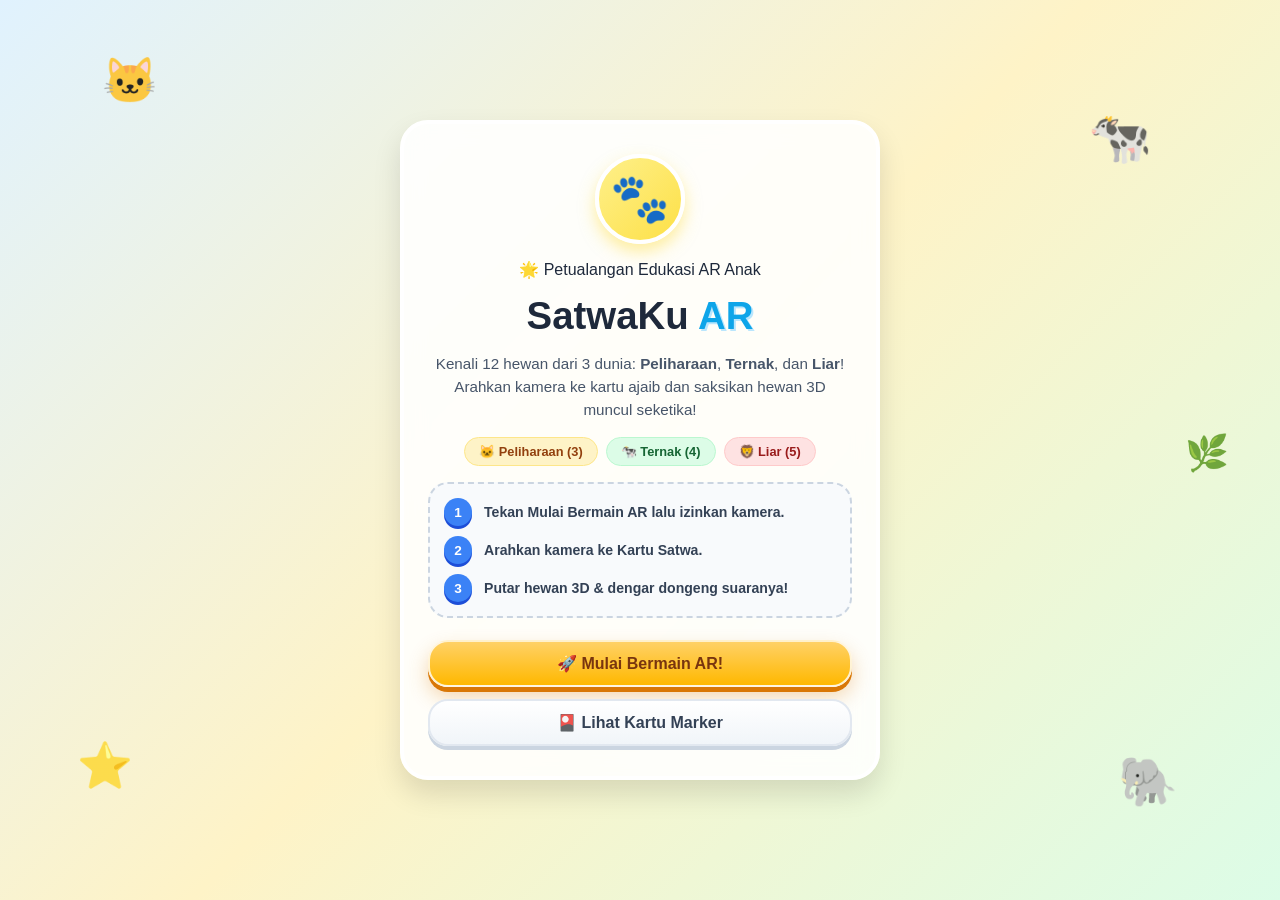
<file: index.html>
<!DOCTYPE html>
<html lang="id">
<head>
  <meta charset="UTF-8" />
  <meta name="viewport" content="width=device-width, user-scalable=no, initial-scale=1.0, maximum-scale=1.0, shrink-to-fit=no" />
  <meta name="theme-color" content="#FFB800" />
  <title>SatwaKu AR – Petualangan Edukasi Satwa 3D</title>
  
  <link rel="stylesheet" href="css/style.css" />
  
  <!-- A-Frame & MindAR Image Tracking -->
  <script src="https://aframe.io/releases/1.3.0/aframe.min.js"></script>
  <script src="js/mindar-image-aframe.prod.js"></script>
  
  <!-- App Data, Sound Manager, & Controller -->
  <script src="js/satwa-data.js"></script>
  <script src="js/audio-effects.js"></script>
  <script src="js/ar-controller.js"></script>
</head>
<body class="mobile-view-camera">

<!-- ============================================================
     1. LANDING SCREEN (Petualangan Ceria Ramah Anak)
     ============================================================ -->
<div id="landing-screen" class="screen-overlay">
  <!-- Dekorasi Balon/Bintang Mengambang -->
  <div class="floating-shapes">
    <div class="float-item float-1">🐱</div>
    <div class="float-item float-2">🐄</div>
    <div class="float-item float-3">⭐</div>
    <div class="float-item float-4">🐘</div>
    <div class="float-item float-5">🌿</div>
  </div>

  <div class="landing-card">
    <div class="landing-mascot-ring">🐾</div>
    <div class="landing-pill">🌟 Petualangan Edukasi AR Anak</div>
    <h1 class="landing-title">SatwaKu <span>AR</span></h1>
    <p class="landing-desc">
      Kenali 12 hewan dari 3 dunia: <b>Peliharaan</b>, <b>Ternak</b>, dan <b>Liar</b>! Arahkan kamera ke kartu ajaib dan saksikan hewan 3D muncul seketika!
    </p>

    <!-- Kategori Mini Preview -->
    <div class="category-overview-pills">
      <div class="cat-pill pill-pet">🐱 Peliharaan (3)</div>
      <div class="cat-pill pill-farm">🐄 Ternak (4)</div>
      <div class="cat-pill pill-wild">🦁 Liar (5)</div>
    </div>

    <!-- Langkah Bermain -->
    <div class="steps-container">
      <div class="step-item">
        <div class="step-badge">1</div>
        <div class="step-text">Tekan <b>Mulai Bermain AR</b> lalu izinkan kamera.</div>
      </div>
      <div class="step-item">
        <div class="step-badge">2</div>
        <div class="step-text">Arahkan kamera ke <b>Kartu Satwa</b>.</div>
      </div>
      <div class="step-item">
        <div class="step-badge">3</div>
        <div class="step-text">Putar hewan 3D & dengar dongeng suaranya!</div>
      </div>
    </div>

    <!-- Tombol Aksi -->
    <div class="landing-actions">
      <button class="btn btn-primary" onclick="soundMgr.playPop(); startAR();">
        <span>🚀 Mulai Bermain AR!</span>
      </button>
      <button class="btn btn-secondary" onclick="soundMgr.playPop(); openMarkerCardsModal();">
        <span>🎴 Lihat Kartu Marker</span>
      </button>
    </div>
  </div>
</div>

<!-- ============================================================
     2. ERROR SCREEN (Izin Kamera Gagal)
     ============================================================ -->
<div id="error-screen" class="screen-overlay hidden">
  <div class="landing-card">
    <div class="landing-mascot-ring" style="background:#FEE2E2; border-color:#EF4444;">😿</div>
    <h2 class="landing-title" style="font-size:1.8rem; color:#DC2626;">Kamera Belum Aktif</h2>
    <p id="error-msg" class="landing-desc">
      Aplikasi membutuhkan izin kamera untuk melihat kartu hewan. Tolong izinkan kamera di browser kamu ya!
    </p>
    <div class="landing-actions">
      <button class="btn btn-primary" onclick="soundMgr.playPop(); startAR();">🔄 Coba Lagi</button>
      <button class="btn btn-secondary" onclick="soundMgr.playPop(); endSession();">⬅ Kembali ke Beranda</button>
    </div>
  </div>
</div>

<!-- ============================================================
     3. AR SESSION SCREEN (3-KOLOM + DOCK NAVIGASI BAWAH)
     ============================================================ -->
<div id="ar-screen" class="hidden">

  <!-- Top Navigation Bar -->
  <header id="ar-header">
    <div class="ar-logo-badge">
      <span class="ar-logo-icon">🐾</span>
      <span>SatwaKu AR</span>
    </div>
    
    <!-- Filter Kategori Cepat -->
    <div class="header-category-tabs">
      <button class="category-tab-btn active" data-category="all" onclick="filterDockCategory('all')">Semua (12)</button>
      <button class="category-tab-btn" data-category="peliharaan" onclick="filterDockCategory('peliharaan')">🐱 Peliharaan</button>
      <button class="category-tab-btn" data-category="ternak" onclick="filterDockCategory('ternak')">🐄 Ternak</button>
      <button class="category-tab-btn" data-category="liar" onclick="filterDockCategory('liar')">🦁 Liar</button>
    </div>

    <div class="ar-stats-chip">
      <span>⭐ Ditemukan:</span>
      <b id="ar-discovered-count">0 / 12 Satwa</b>
    </div>
    <button class="btn btn-close" onclick="soundMgr.playPop(); endSession();">
      ✕ Selesai
    </button>
  </header>

  <!-- Mobile Segmented View Tabs (Hanya Muncul di Layar Mobile) -->
  <nav id="mobile-view-tabs" class="mobile-tabs-bar">
    <button class="mobile-tab-btn active" data-view="camera" onclick="switchMobileView('camera')">
      📷 Kamera AR
    </button>
    <button class="mobile-tab-btn" data-view="studio" onclick="switchMobileView('studio')">
      🎮 Model 3D
    </button>
    <button class="mobile-tab-btn" data-view="info" onclick="switchMobileView('info')">
      📖 Info Satwa
    </button>
  </nav>

  <!-- Main 3-Column Studio Workspace -->
  <main id="ar-workspace" class="view-camera">

    <!-- ────────────────────────────────────────────────────────
         KOLOM 1 (KIRI): Mini Studio 3D Interaktif
         ──────────────────────────────────────────────────────── -->
    <section id="col-preview-studio">
      <div class="studio-header">
        <div class="studio-title">
          <span>🎮</span>
          <span>Studio 3D Hewan</span>
        </div>
        <span id="studio-animal-badge" class="category-badge">Hewan Peliharaan</span>
      </div>

      <!-- Canvas Interaktif Three.js -->
      <div id="preview-canvas-wrapper">
        <canvas id="preview-3d-canvas"></canvas>
        <div class="studio-hint-badge">👆 Sentuh / Geser untuk Memutar</div>
      </div>

      <!-- Kontrol Studio & Suara Hewan -->
      <div class="studio-controls">
        <button id="btn-animal-sound" class="btn btn-animal-voice" onclick="playCurrentAnimalSound()">
          <span>🔊 Dengar Suara Hewan!</span>
        </button>
      </div>
    </section>

    <!-- ────────────────────────────────────────────────────────
         KOLOM 2 (TENGAH): Layar Kamera AR Web
         ──────────────────────────────────────────────────────── -->
    <section id="col-camera-ar">
      <!-- Container AR.js Scene -->
      <div id="ar-scene-container"></div>

      <!-- Bingkai Penunjuk Target Pemindaian -->
      <div class="scan-target-frame">
        <div class="target-box"></div>
      </div>

      <!-- Status Deteksi Kartu AR -->
      <div id="camera-status-pill" class="camera-status-pill">
        <span id="scan-status-icon">🔍</span>
        <span id="scan-status-text">Arahkan kamera ke kartu satwa...</span>
      </div>
    </section>

    <!-- ────────────────────────────────────────────────────────
         KOLOM 3 (KANAN): Kartu Pengetahuan & Fakta Lengkap
         ──────────────────────────────────────────────────────── -->
    <section id="col-info-details">
      <!-- Header Info Satwa -->
      <div class="info-header">
        <div class="info-title-group">
          <div class="animal-avatar" id="info-avatar">🐱</div>
          <div class="animal-names">
            <h2 id="info-animal-name">Kucing</h2>
            <div id="info-animal-nickname">Mimi si Manis Berbulu</div>
            <div id="info-animal-latin">Felis catus</div>
          </div>
        </div>
      </div>

      <!-- Isi Informasi Lengkap Satwa -->
      <div class="info-content">
        <span id="info-badge-status" class="category-badge">Sahabat Rumahan</span>

        <!-- Fakta Habitat & Wilayah -->
        <div class="fact-tile">
          <div class="tile-label">🏕️ Rumah & Habitat</div>
          <div class="tile-val" id="info-habitat">Lingkungan rumah & pemukiman manusia</div>
        </div>

        <!-- Fakta Makanan -->
        <div class="fact-tile">
          <div class="tile-label">🍽️ Makanan Favorit</div>
          <div class="tile-val" id="info-food">🐟 Ikan segar & daging</div>
        </div>

        <!-- Ukuran Tubuh -->
        <div class="fact-tile">
          <div class="tile-label">📏 Ukuran Tubuh</div>
          <div class="tile-val" id="info-size">Panjang 45-50 cm, berat 3-5 kg</div>
        </div>

        <!-- Status Konservasi / Perlindungan -->
        <div class="fact-tile">
          <div class="tile-label">🛡️ Status Keberadaan</div>
          <div class="tile-val" id="info-conservation-status">Hewan Peliharaan Aman</div>
        </div>

        <!-- Kekuatan Super Satwa -->
        <div class="superpower-card">
          <div class="superpower-title">✨ Keunikan & Kekuatan Super!</div>
          <div class="superpower-desc" id="info-superpower">
            Kumis kucing sangat sensitif, bisa mendeteksi celah sempit di tempat gelap!
          </div>
        </div>

        <!-- Trivia Unik -->
        <div class="fact-tile" style="background:#FEF9C3; border-color:#FDE047;">
          <div class="tile-label" style="color:#854D0E;">💡 Fakta Seru!</div>
          <div class="tile-val" id="info-trivia">
            Kucing bisa mendengkur saat merasa bahagia dan tenang!
          </div>
        </div>

        <!-- Tombol Cerita Suara Ramah Anak (TTS) -->
        <button id="btn-audio-narration" class="btn btn-narration" onclick="toggleAudioNarration()">
          <span>📢 Putar Penjelasan Suara</span>
        </button>
      </div>
    </section>

  </main>

  <!-- ──────────────────────────────────────────────────────────
       BARIS BAWAH: RAK KARTU DOCK (Bisa Diklik Langsung)
       ────────────────────────────────────────────────────────── -->
  <footer id="ar-dock-footer">
    <div class="dock-label">🐾 Pilih Hewan:</div>
    <div class="dock-scroll-row" id="dock-animal-list">
      <!-- Item kartu hewan akan di-generate otomatis via JS -->
    </div>
  </footer>

</div>

<!-- ============================================================
     4. MODAL KARTU MARKER (Bisa Dicetak / Dilihat)
     ============================================================ -->
<div id="marker-modal" class="modal-overlay hidden">
  <div class="modal-content">
    <div class="modal-header">
      <h3 class="modal-title">🎴 Kartu Marker SatwaKu (12 Hewan)</h3>
      <button class="btn btn-close" onclick="soundMgr.playPop(); closeMarkerCardsModal();">✕</button>
    </div>
    <div class="modal-body">
      <p style="font-size:0.9rem; color:#475569;">
        Arahkan kamera ke gambar hewan di bawah ini untuk memunculkan satwa 3D & dongeng suaranya:
      </p>
      <div style="margin: 12px 0;">
        <a href="cards.html" target="_blank" class="btn btn-primary" style="font-size:0.9rem; text-decoration:none;">
          🖨️ Buka & Cetak Kartu Gambar Satwa (A4)
        </a>
      </div>
      
      <!-- Sub-heading Peliharaan -->
      <h4 style="margin: 14px 0 6px; color:#D97706;">🐱 Kategori A: Hewan Peliharaan</h4>
      <div class="modal-cards-grid">
        <div class="marker-thumb-card">
          <b>1. Kucing</b>
          <img class="marker-thumb-img" src="assets/markers/img/kucing.jpg" alt="Kartu Kucing" />
          <span>Target Index: 0</span>
        </div>
        <div class="marker-thumb-card">
          <b>2. Anjing</b>
          <img class="marker-thumb-img" src="assets/markers/img/anjing.jpg" alt="Kartu Anjing" />
          <span>Target Index: 1</span>
        </div>
        <div class="marker-thumb-card">
          <b>3. Kelinci</b>
          <img class="marker-thumb-img" src="assets/markers/img/kelinci.jpg" alt="Kartu Kelinci" />
          <span>Target Index: 2</span>
        </div>
      </div>

      <!-- Sub-heading Ternak -->
      <h4 style="margin: 18px 0 6px; color:#059669;">🐄 Kategori B: Hewan Ternak</h4>
      <div class="modal-cards-grid">
        <div class="marker-thumb-card">
          <b>4. Sapi</b>
          <img class="marker-thumb-img" src="assets/markers/img/sapi.jpg" alt="Kartu Sapi" />
          <span>Target Index: 3</span>
        </div>
        <div class="marker-thumb-card">
          <b>5. Ayam</b>
          <img class="marker-thumb-img" src="assets/markers/img/ayam.jpg" alt="Kartu Ayam" />
          <span>Target Index: 4</span>
        </div>
        <div class="marker-thumb-card">
          <b>6. Kambing</b>
          <img class="marker-thumb-img" src="assets/markers/img/kambing.jpg" alt="Kartu Kambing" />
          <span>Target Index: 5</span>
        </div>
        <div class="marker-thumb-card">
          <b>7. Bebek</b>
          <img class="marker-thumb-img" src="assets/markers/img/bebek.jpg" alt="Kartu Bebek" />
          <span>Target Index: 6</span>
        </div>
      </div>

      <!-- Sub-heading Liar -->
      <h4 style="margin: 18px 0 6px; color:#DC2626;">🦁 Kategori C: Hewan Liar</h4>
      <div class="modal-cards-grid">
        <div class="marker-thumb-card">
          <b>8. Gajah</b>
          <img class="marker-thumb-img" src="assets/markers/img/gajah.jpg" alt="Kartu Gajah" />
          <span>Target Index: 7</span>
        </div>
        <div class="marker-thumb-card">
          <b>9. Singa</b>
          <img class="marker-thumb-img" src="assets/markers/img/singa.jpg" alt="Kartu Singa" />
          <span>Target Index: 8</span>
        </div>
        <div class="marker-thumb-card">
          <b>10. Jerapah</b>
          <img class="marker-thumb-img" src="assets/markers/img/jerapah.jpg" alt="Kartu Jerapah" />
          <span>Target Index: 9</span>
        </div>
        <div class="marker-thumb-card">
          <b>11. Harimau</b>
          <img class="marker-thumb-img" src="assets/markers/img/harimau.png" alt="Kartu Harimau" />
          <span>Target Index: 10</span>
        </div>
        <div class="marker-thumb-card">
          <b>12. Monyet</b>
          <img class="marker-thumb-img" src="assets/markers/img/monkey.jpg" alt="Kartu Monyet" />
          <span>Target Index: 11</span>
        </div>
      </div>

    </div>
  </div>
</div>

<!-- ============================================================
     TEMPLATE AR SCENE (Diinjeksi saat kamera dimulai)
     12 Hewan: Kucing, Anjing, Kelinci, Sapi, Ayam, Kambing, Bebek, Gajah, Singa, Jerapah, Harimau, Monyet
     ============================================================ -->
<template id="ar-scene-template">
  <a-scene
    embedded
    vr-mode-ui="enabled: false"
    device-orientation-permission-ui="enabled: false"
    renderer="colorManagement: true; antialias: true; alpha: true; precision: medium;"
    mindar-image="imageTargetSrc: assets/markers/targets.mind; autoStart: false; uiLoading: no; uiScanning: no; uiError: no; filterMinCF: 0.0001; filterBeta: 0.001;"
  >
    <a-entity light="type: ambient; color: #ffffff; intensity: 0.8"></a-entity>
    <a-entity light="type: directional; color: #fffdf5; intensity: 1.5; position: 2 5 3"></a-entity>
    <a-entity light="type: directional; color: #e0f2fe; intensity: 0.8; position: -3 3 -1"></a-entity>

    <a-assets timeout="10000">
      <!-- Kategori A: Peliharaan (0-2) -->
      <a-asset-item id="model-kucing"   src="assets/models/poly/Cat.glb"></a-asset-item>
      <a-asset-item id="model-anjing"   src="assets/models/poly/Dog.glb"></a-asset-item>
      <a-asset-item id="model-kelinci"  src="assets/models/poly/Rabbit.glb"></a-asset-item>
      
      <!-- Kategori B: Ternak (3-6) -->
      <a-asset-item id="model-sapi"     src="assets/models/poly/Cow.glb"></a-asset-item>
      <a-asset-item id="model-ayam"     src="assets/models/poly/Chicken.glb"></a-asset-item>
      <a-asset-item id="model-kambing"  src="assets/models/poly/Goat.glb"></a-asset-item>
      <a-asset-item id="model-bebek"    src="assets/models/poly/Duck.glb"></a-asset-item>
      
      <!-- Kategori C: Liar (7-11) -->
      <a-asset-item id="model-gajah"    src="assets/models/poly/Elephant.glb"></a-asset-item>
      <a-asset-item id="model-singa"    src="assets/models/poly/Lion.glb"></a-asset-item>
      <a-asset-item id="model-jerapah"  src="assets/models/poly/Giraffe.glb"></a-asset-item>
      <a-asset-item id="model-harimau"  src="assets/models/poly/Tiger.glb"></a-asset-item>
      <a-asset-item id="model-monyet"   src="assets/models/poly/monkey.glb"></a-asset-item>
    </a-assets>

    <!-- MindAR Image Targets (0–11) -->
    <!-- 0: Kucing -->
    <a-entity mindar-image-target="targetIndex: 0" id="target-0" data-satwa-id="animal_01">
      <a-entity gltf-model="#model-kucing"  position="0 0 0" scale="0.050 0.050 0.050" animation="property:rotation;to:0 360 0;loop:true;dur:18000;easing:linear"></a-entity>
    </a-entity>
    <!-- 1: Anjing -->
    <a-entity mindar-image-target="targetIndex: 1" id="target-1" data-satwa-id="animal_02">
      <a-entity gltf-model="#model-anjing"  position="0 0 0" scale="0.0065 0.0065 0.0065" animation="property:rotation;to:0 360 0;loop:true;dur:18000;easing:linear"></a-entity>
    </a-entity>
    <!-- 2: Kelinci -->
    <a-entity mindar-image-target="targetIndex: 2" id="target-2" data-satwa-id="animal_03">
      <a-entity gltf-model="#model-kelinci" position="0 0 0" scale="0.016 0.016 0.016" animation="property:rotation;to:0 360 0;loop:true;dur:18000;easing:linear"></a-entity>
    </a-entity>
    <!-- 3: Sapi -->
    <a-entity mindar-image-target="targetIndex: 3" id="target-3" data-satwa-id="animal_04">
      <a-entity gltf-model="#model-sapi"    position="0 0 0" scale="0.30 0.30 0.30" animation="property:rotation;to:0 360 0;loop:true;dur:18000;easing:linear"></a-entity>
    </a-entity>
    <!-- 4: Ayam -->
    <a-entity mindar-image-target="targetIndex: 4" id="target-4" data-satwa-id="animal_05">
      <a-entity gltf-model="#model-ayam"    position="0 0 0" scale="0.024 0.024 0.024" animation="property:rotation;to:0 360 0;loop:true;dur:18000;easing:linear"></a-entity>
    </a-entity>
    <!-- 5: Kambing -->
    <a-entity mindar-image-target="targetIndex: 5" id="target-5" data-satwa-id="animal_06">
      <a-entity gltf-model="#model-kambing" position="0 0 0" scale="0.55 0.55 0.55" animation="property:rotation;to:0 360 0;loop:true;dur:18000;easing:linear"></a-entity>
    </a-entity>
    <!-- 6: Bebek -->
    <a-entity mindar-image-target="targetIndex: 6" id="target-6" data-satwa-id="animal_07">
      <a-entity gltf-model="#model-bebek"   position="0 0 0" scale="1.00 1.00 1.00" animation="property:rotation;to:0 360 0;loop:true;dur:18000;easing:linear"></a-entity>
    </a-entity>
    <!-- 7: Gajah -->
    <a-entity mindar-image-target="targetIndex: 7" id="target-7" data-satwa-id="animal_08">
      <a-entity gltf-model="#model-gajah"   position="0 0 0" scale="0.36 0.36 0.36" animation="property:rotation;to:0 360 0;loop:true;dur:18000;easing:linear"></a-entity>
    </a-entity>
    <!-- 8: Singa -->
    <a-entity mindar-image-target="targetIndex: 8" id="target-8" data-satwa-id="animal_09">
      <a-entity gltf-model="#model-singa"   position="0 0 0" scale="0.29 0.29 0.29" animation="property:rotation;to:0 360 0;loop:true;dur:18000;easing:linear"></a-entity>
    </a-entity>
    <!-- 9: Jerapah -->
    <a-entity mindar-image-target="targetIndex: 9" id="target-9" data-satwa-id="animal_10">
      <a-entity gltf-model="#model-jerapah" position="0 0 0" scale="0.012 0.012 0.012" animation="property:rotation;to:0 360 0;loop:true;dur:18000;easing:linear"></a-entity>
    </a-entity>
    <!-- 10: Harimau -->
    <a-entity mindar-image-target="targetIndex: 10" id="target-10" data-satwa-id="animal_11">
      <a-entity gltf-model="#model-harimau" position="0 0 0" scale="0.018 0.018 0.018" animation="property:rotation;to:0 360 0;loop:true;dur:18000;easing:linear"></a-entity>
    </a-entity>
    <!-- 11: Monyet -->
    <a-entity mindar-image-target="targetIndex: 11" id="target-11" data-satwa-id="animal_12">
      <a-entity gltf-model="#model-monyet"  position="0 0 0" scale="0.50 0.50 0.50" animation="property:rotation;to:0 360 0;loop:true;dur:18000;easing:linear"></a-entity>
    </a-entity>

    <a-camera position="0 0 0" look-controls="enabled: false"></a-camera>
  </a-scene>
</template>

</body>
</html>
</file>
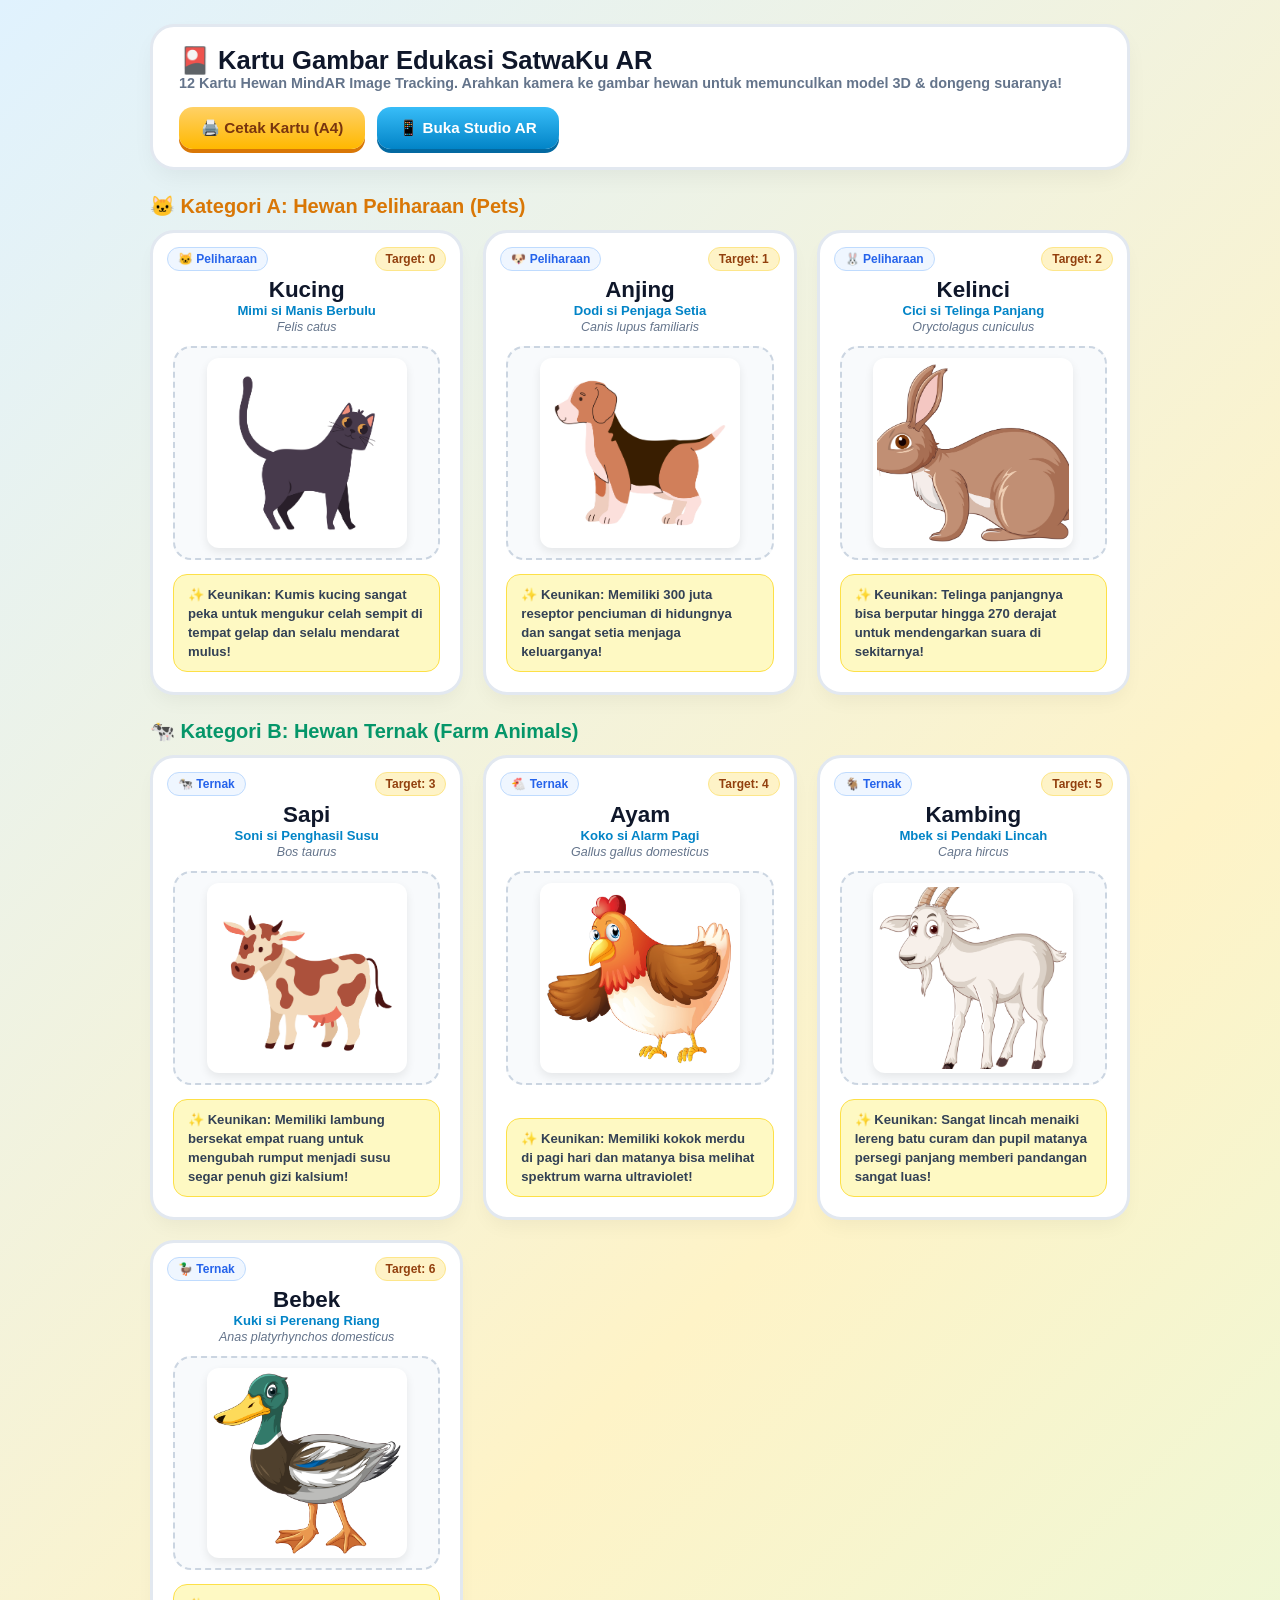
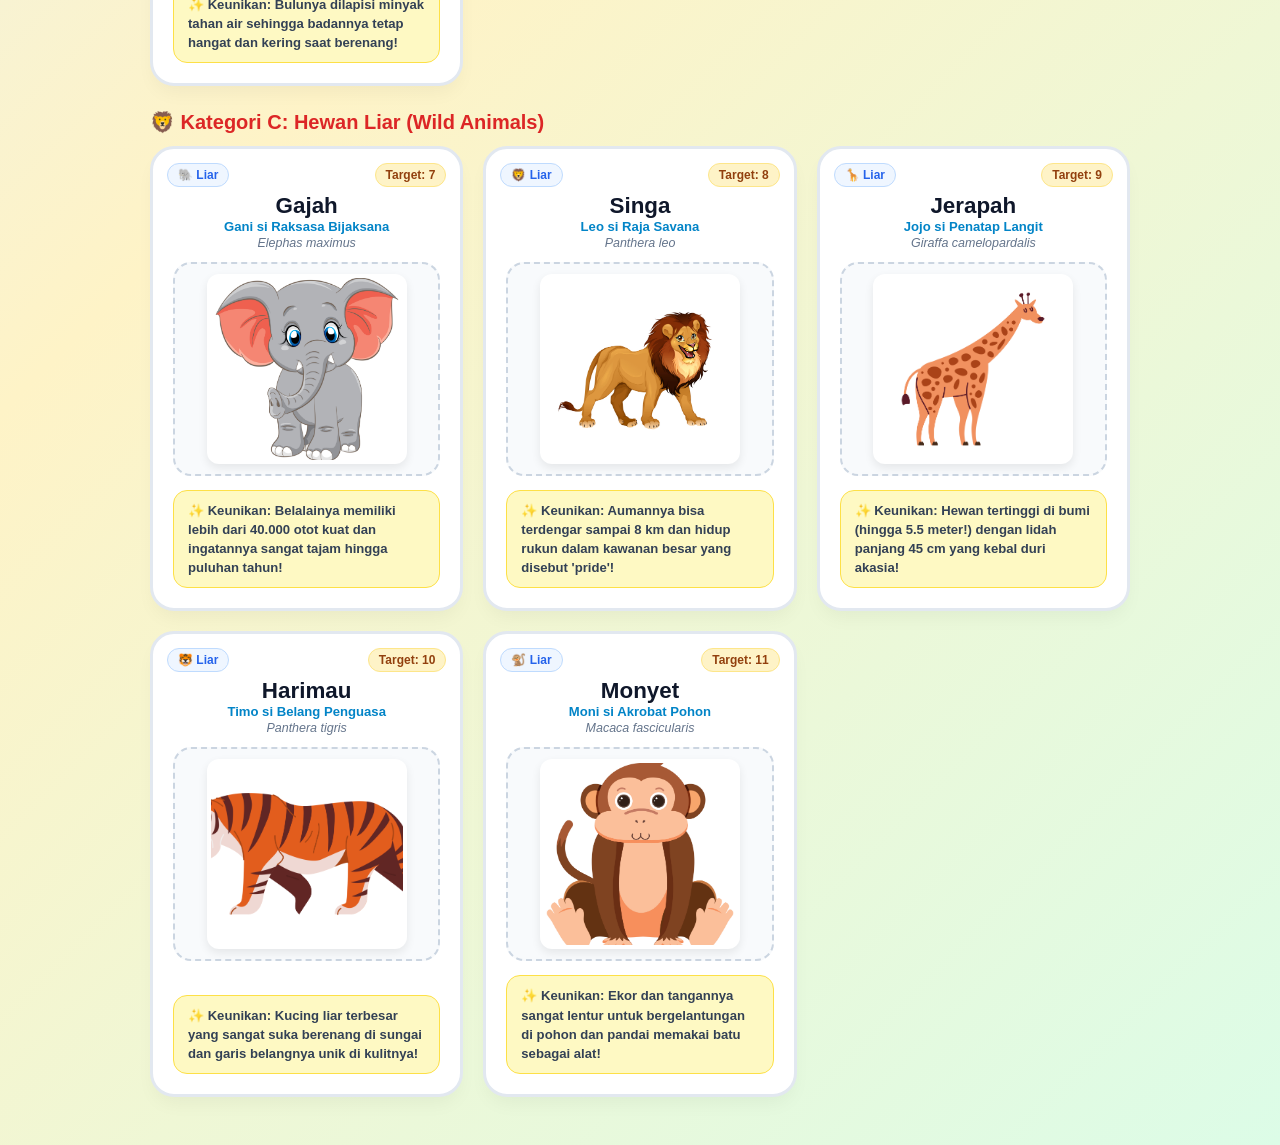
<file: cards.html>
<!DOCTYPE html>
<html lang="id">
<head>
  <meta charset="UTF-8" />
  <meta name="viewport" content="width=device-width, initial-scale=1.0" />
  <title>Kartu Edukasi Flashcard (12 Satwa) - SatwaKu AR</title>
  <style>
    * {
      box-sizing: border-box;
      margin: 0;
      padding: 0;
      font-family: 'Comic Sans MS', 'Fredoka', 'Quicksand', -apple-system, BlinkMacSystemFont, "Segoe UI", Roboto, sans-serif;
    }

    body {
      background: linear-gradient(135deg, #E0F2FE 0%, #FEF3C7 50%, #DCFCE7 100%);
      color: #1F2937;
      padding: 24px;
      min-height: 100vh;
    }

    .header-bar {
      max-width: 980px;
      margin: 0 auto 24px auto;
      display: flex;
      justify-content: space-between;
      align-items: center;
      flex-wrap: wrap;
      gap: 16px;
      background: #FFFFFF;
      padding: 18px 26px;
      border-radius: 24px;
      border: 3px solid #E2E8F0;
      box-shadow: 0 10px 25px -5px rgba(0,0,0,0.06);
    }

    .header-title h1 {
      font-size: 1.6rem;
      font-weight: 900;
      color: #0F172A;
    }

    .header-title p {
      font-size: 0.9rem;
      color: #64748B;
      font-weight: 600;
    }

    .btn-action {
      background: linear-gradient(180deg, #FFD166 0%, #FFB800 100%);
      color: #78350F;
      border: none;
      padding: 12px 22px;
      border-radius: 14px;
      font-weight: 800;
      font-size: 0.95rem;
      cursor: pointer;
      text-decoration: none;
      display: inline-flex;
      align-items: center;
      gap: 8px;
      box-shadow: 0 4px 0 #D97706;
      transition: all 0.1s;
    }

    .btn-action:hover { filter: brightness(1.05); }
    .btn-action:active { transform: translateY(2px); box-shadow: 0 2px 0 #D97706; }

    .category-section-title {
      max-width: 980px;
      margin: 24px auto 12px auto;
      font-size: 1.25rem;
      font-weight: 900;
      display: flex;
      align-items: center;
      gap: 8px;
    }
    .title-pet { color: #D97706; }
    .title-farm { color: #059669; }
    .title-wild { color: #DC2626; }

    .flashcards-container {
      max-width: 980px;
      margin: 0 auto 24px auto;
      display: grid;
      grid-template-columns: repeat(auto-fit, minmax(280px, 1fr));
      gap: 20px;
    }

    .card {
      background: #FFFFFF;
      border: 3px solid #E2E8F0;
      border-radius: 24px;
      padding: 20px;
      display: flex;
      flex-direction: column;
      align-items: center;
      text-align: center;
      box-shadow: 0 10px 20px -5px rgba(0,0,0,0.05);
      page-break-inside: avoid;
      position: relative;
    }

    .card-top-tag {
      position: absolute;
      top: 14px;
      left: 14px;
      background: #EFF6FF;
      color: #2563EB;
      font-size: 0.75rem;
      font-weight: 800;
      padding: 4px 10px;
      border-radius: 999px;
      border: 1px solid #BFDBFE;
    }

    .card-id-badge {
      position: absolute;
      top: 14px;
      right: 14px;
      background: #FEF3C7;
      color: #92400E;
      font-size: 0.75rem;
      font-weight: 800;
      padding: 4px 10px;
      border-radius: 999px;
      border: 1px solid #FDE68A;
    }

    .card-animal-name {
      font-size: 1.4rem;
      font-weight: 900;
      color: #0F172A;
      margin-top: 24px;
    }

    .card-nickname {
      font-size: 0.82rem;
      font-weight: 700;
      color: #0284C7;
      margin-bottom: 2px;
    }

    .card-latin-name {
      font-size: 0.78rem;
      font-style: italic;
      color: #64748B;
      margin-bottom: 12px;
    }

    .marker-frame {
      background: #F8FAFC;
      padding: 10px;
      border: 2px dashed #CBD5E1;
      border-radius: 18px;
      margin-bottom: 14px;
      display: flex;
      align-items: center;
      justify-content: center;
      width: 100%;
    }

    .marker-frame img {
      width: 100%;
      max-width: 200px;
      height: 190px;
      object-fit: cover;
      display: block;
      background: #FFFFFF;
      padding: 4px;
      border-radius: 12px;
      box-shadow: 0 4px 10px rgba(0,0,0,0.08);
    }

    .card-fact {
      font-size: 0.82rem;
      font-weight: 600;
      color: #334155;
      line-height: 1.45;
      background: #FEF9C3;
      border: 1px solid #FDE047;
      padding: 10px 14px;
      border-radius: 14px;
      margin-top: auto;
      width: 100%;
      text-align: left;
    }

    @media print {
      body { background: transparent; padding: 0; }
      .header-bar { display: none; }
      .flashcards-container { grid-template-columns: repeat(2, 1fr); gap: 16px; }
      .card { box-shadow: none; border: 2px solid #CBD5E1; padding: 14px; }
      .marker-frame img { width: 140px; height: 140px; }
    }
  </style>
</head>
<body>

  <div class="header-bar">
    <div class="header-title">
      <h1>🎴 Kartu Gambar Edukasi SatwaKu AR</h1>
      <p>12 Kartu Hewan MindAR Image Tracking. Arahkan kamera ke gambar hewan untuk memunculkan model 3D & dongeng suaranya!</p>
    </div>
    <div style="display: flex; gap: 12px;">
      <button class="btn-action" onclick="window.print()">🖨️ Cetak Kartu (A4)</button>
      <a href="index.html" class="btn-action" style="background: linear-gradient(180deg, #38BDF8 0%, #0284C7 100%); color:#FFFFFF; box-shadow: 0 4px 0 #0369A1;">📱 Buka Studio AR</a>
    </div>
  </div>

  <!-- KATEGORI A: HEWAN PELIHARAAN -->
  <div class="category-section-title title-pet">🐱 Kategori A: Hewan Peliharaan (Pets)</div>
  <div class="flashcards-container">
    <!-- Card 1: Kucing -->
    <div class="card">
      <div class="card-top-tag">🐱 Peliharaan</div>
      <div class="card-id-badge">Target: 0</div>
      <h2 class="card-animal-name">Kucing</h2>
      <div class="card-nickname">Mimi si Manis Berbulu</div>
      <div class="card-latin-name">Felis catus</div>
      <div class="marker-frame"><img src="assets/markers/img/kucing.jpg" alt="Kartu Kucing" /></div>
      <div class="card-fact">✨ <b>Keunikan:</b> Kumis kucing sangat peka untuk mengukur celah sempit di tempat gelap dan selalu mendarat mulus!</div>
    </div>
    <!-- Card 2: Anjing -->
    <div class="card">
      <div class="card-top-tag">🐶 Peliharaan</div>
      <div class="card-id-badge">Target: 1</div>
      <h2 class="card-animal-name">Anjing</h2>
      <div class="card-nickname">Dodi si Penjaga Setia</div>
      <div class="card-latin-name">Canis lupus familiaris</div>
      <div class="marker-frame"><img src="assets/markers/img/anjing.jpg" alt="Kartu Anjing" /></div>
      <div class="card-fact">✨ <b>Keunikan:</b> Memiliki 300 juta reseptor penciuman di hidungnya dan sangat setia menjaga keluarganya!</div>
    </div>
    <!-- Card 3: Kelinci -->
    <div class="card">
      <div class="card-top-tag">🐰 Peliharaan</div>
      <div class="card-id-badge">Target: 2</div>
      <h2 class="card-animal-name">Kelinci</h2>
      <div class="card-nickname">Cici si Telinga Panjang</div>
      <div class="card-latin-name">Oryctolagus cuniculus</div>
      <div class="marker-frame"><img src="assets/markers/img/kelinci.jpg" alt="Kartu Kelinci" /></div>
      <div class="card-fact">✨ <b>Keunikan:</b> Telinga panjangnya bisa berputar hingga 270 derajat untuk mendengarkan suara di sekitarnya!</div>
    </div>
  </div>

  <!-- KATEGORI B: HEWAN TERNAK -->
  <div class="category-section-title title-farm">🐄 Kategori B: Hewan Ternak (Farm Animals)</div>
  <div class="flashcards-container">
    <!-- Card 4: Sapi -->
    <div class="card">
      <div class="card-top-tag">🐄 Ternak</div>
      <div class="card-id-badge">Target: 3</div>
      <h2 class="card-animal-name">Sapi</h2>
      <div class="card-nickname">Soni si Penghasil Susu</div>
      <div class="card-latin-name">Bos taurus</div>
      <div class="marker-frame"><img src="assets/markers/img/sapi.jpg" alt="Kartu Sapi" /></div>
      <div class="card-fact">✨ <b>Keunikan:</b> Memiliki lambung bersekat empat ruang untuk mengubah rumput menjadi susu segar penuh gizi kalsium!</div>
    </div>
    <!-- Card 5: Ayam -->
    <div class="card">
      <div class="card-top-tag">🐔 Ternak</div>
      <div class="card-id-badge">Target: 4</div>
      <h2 class="card-animal-name">Ayam</h2>
      <div class="card-nickname">Koko si Alarm Pagi</div>
      <div class="card-latin-name">Gallus gallus domesticus</div>
      <div class="marker-frame"><img src="assets/markers/img/ayam.jpg" alt="Kartu Ayam" /></div>
      <div class="card-fact">✨ <b>Keunikan:</b> Memiliki kokok merdu di pagi hari dan matanya bisa melihat spektrum warna ultraviolet!</div>
    </div>
    <!-- Card 6: Kambing -->
    <div class="card">
      <div class="card-top-tag">🐐 Ternak</div>
      <div class="card-id-badge">Target: 5</div>
      <h2 class="card-animal-name">Kambing</h2>
      <div class="card-nickname">Mbek si Pendaki Lincah</div>
      <div class="card-latin-name">Capra hircus</div>
      <div class="marker-frame"><img src="assets/markers/img/kambing.jpg" alt="Kartu Kambing" /></div>
      <div class="card-fact">✨ <b>Keunikan:</b> Sangat lincah menaiki lereng batu curam dan pupil matanya persegi panjang memberi pandangan sangat luas!</div>
    </div>
    <!-- Card 7: Bebek -->
    <div class="card">
      <div class="card-top-tag">🦆 Ternak</div>
      <div class="card-id-badge">Target: 6</div>
      <h2 class="card-animal-name">Bebek</h2>
      <div class="card-nickname">Kuki si Perenang Riang</div>
      <div class="card-latin-name">Anas platyrhynchos domesticus</div>
      <div class="marker-frame"><img src="assets/markers/img/bebek.jpg" alt="Kartu Bebek" /></div>
      <div class="card-fact">✨ <b>Keunikan:</b> Bulunya dilapisi minyak tahan air sehingga badannya tetap hangat dan kering saat berenang!</div>
    </div>
  </div>

  <!-- KATEGORI C: HEWAN LIAR -->
  <div class="category-section-title title-wild">🦁 Kategori C: Hewan Liar (Wild Animals)</div>
  <div class="flashcards-container">
    <!-- Card 8: Gajah -->
    <div class="card">
      <div class="card-top-tag">🐘 Liar</div>
      <div class="card-id-badge">Target: 7</div>
      <h2 class="card-animal-name">Gajah</h2>
      <div class="card-nickname">Gani si Raksasa Bijaksana</div>
      <div class="card-latin-name">Elephas maximus</div>
      <div class="marker-frame"><img src="assets/markers/img/gajah.jpg" alt="Kartu Gajah" /></div>
      <div class="card-fact">✨ <b>Keunikan:</b> Belalainya memiliki lebih dari 40.000 otot kuat dan ingatannya sangat tajam hingga puluhan tahun!</div>
    </div>
    <!-- Card 9: Singa -->
    <div class="card">
      <div class="card-top-tag">🦁 Liar</div>
      <div class="card-id-badge">Target: 8</div>
      <h2 class="card-animal-name">Singa</h2>
      <div class="card-nickname">Leo si Raja Savana</div>
      <div class="card-latin-name">Panthera leo</div>
      <div class="marker-frame"><img src="assets/markers/img/singa.jpg" alt="Kartu Singa" /></div>
      <div class="card-fact">✨ <b>Keunikan:</b> Aumannya bisa terdengar sampai 8 km dan hidup rukun dalam kawanan besar yang disebut 'pride'!</div>
    </div>
    <!-- Card 10: Jerapah -->
    <div class="card">
      <div class="card-top-tag">🦒 Liar</div>
      <div class="card-id-badge">Target: 9</div>
      <h2 class="card-animal-name">Jerapah</h2>
      <div class="card-nickname">Jojo si Penatap Langit</div>
      <div class="card-latin-name">Giraffa camelopardalis</div>
      <div class="marker-frame"><img src="assets/markers/img/jerapah.jpg" alt="Kartu Jerapah" /></div>
      <div class="card-fact">✨ <b>Keunikan:</b> Hewan tertinggi di bumi (hingga 5.5 meter!) dengan lidah panjang 45 cm yang kebal duri akasia!</div>
    </div>
    <!-- Card 11: Harimau -->
    <div class="card">
      <div class="card-top-tag">🐯 Liar</div>
      <div class="card-id-badge">Target: 10</div>
      <h2 class="card-animal-name">Harimau</h2>
      <div class="card-nickname">Timo si Belang Penguasa</div>
      <div class="card-latin-name">Panthera tigris</div>
      <div class="marker-frame"><img src="assets/markers/img/harimau.png" alt="Kartu Harimau" /></div>
      <div class="card-fact">✨ <b>Keunikan:</b> Kucing liar terbesar yang sangat suka berenang di sungai dan garis belangnya unik di kulitnya!</div>
    </div>
    <!-- Card 12: Monyet -->
    <div class="card">
      <div class="card-top-tag">🐒 Liar</div>
      <div class="card-id-badge">Target: 11</div>
      <h2 class="card-animal-name">Monyet</h2>
      <div class="card-nickname">Moni si Akrobat Pohon</div>
      <div class="card-latin-name">Macaca fascicularis</div>
      <div class="marker-frame"><img src="assets/markers/img/monkey.jpg" alt="Kartu Monyet" /></div>
      <div class="card-fact">✨ <b>Keunikan:</b> Ekor dan tangannya sangat lentur untuk bergelantungan di pohon dan pandai memakai batu sebagai alat!</div>
    </div>
  </div>

</body>
</html>
</file>
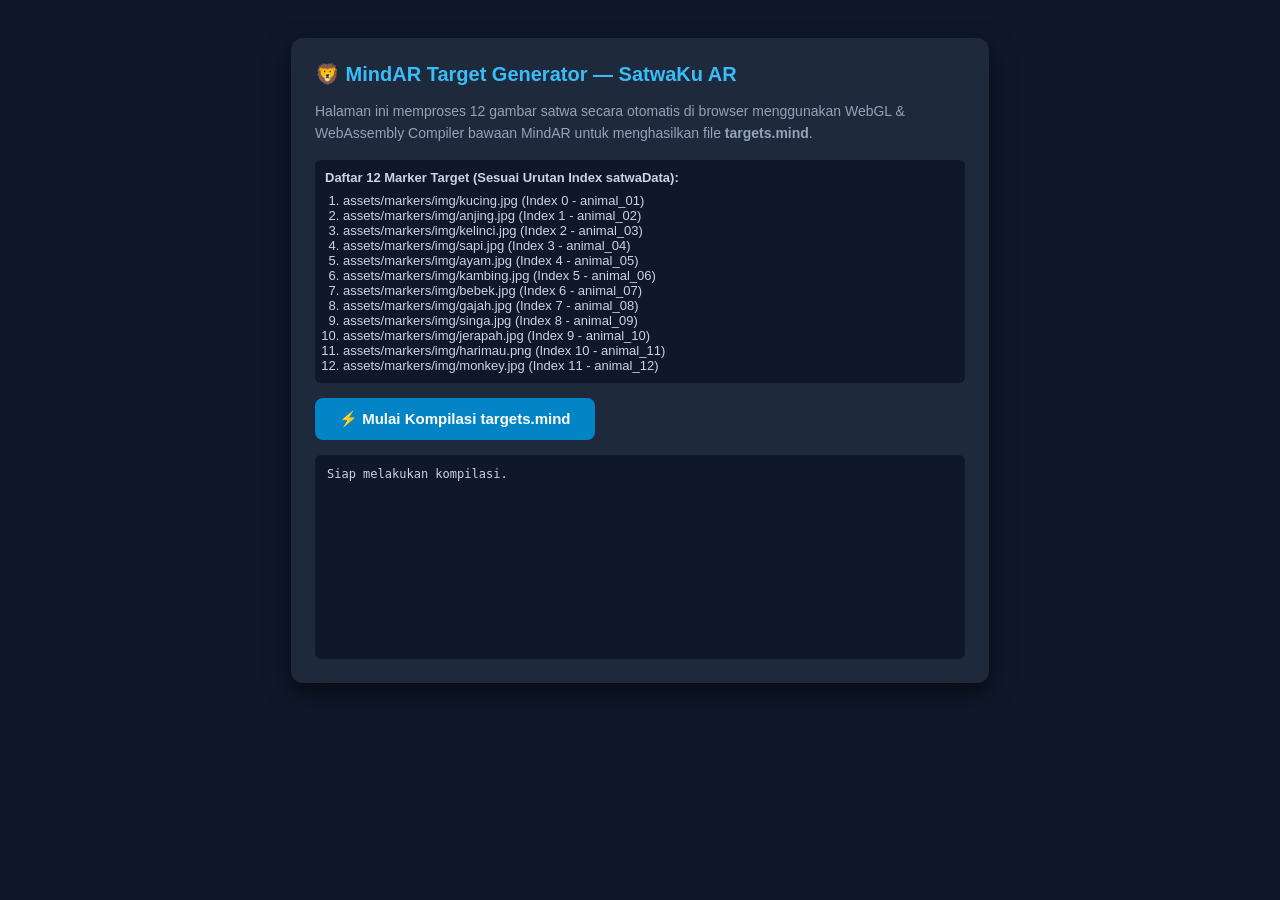
<file: compile-mind.html>
<!DOCTYPE html>
<html lang="id">
<head>
  <meta charset="UTF-8">
  <title>SatwaKu AR - MindAR Offline Compiler Local</title>
  <!-- A-Frame & MindAR Bundle yang sudah memiliki Compiler lengkap -->
  <script src="https://aframe.io/releases/1.5.0/aframe.min.js"></script>
  <script src="js/mindar-image-aframe.prod.js"></script>
  <style>
    body {
      font-family: 'Segoe UI', Tahoma, Geneva, Verdana, sans-serif;
      background: #0f172a;
      color: #f8fafc;
      padding: 30px;
      display: flex;
      flex-direction: column;
      align-items: center;
    }
    .card {
      background: #1e293b;
      padding: 24px;
      border-radius: 12px;
      max-width: 650px;
      width: 100%;
      box-shadow: 0 10px 25px rgba(0,0,0,0.5);
    }
    h1 {
      margin-top: 0;
      font-size: 20px;
      color: #38bdf8;
    }
    p {
      color: #94a3b8;
      font-size: 14px;
      line-height: 1.6;
    }
    .btn {
      background: #0284c7;
      color: white;
      border: none;
      padding: 12px 24px;
      font-size: 15px;
      font-weight: 600;
      border-radius: 8px;
      cursor: pointer;
      display: inline-flex;
      align-items: center;
      gap: 8px;
      transition: background 0.2s;
    }
    .btn:hover {
      background: #0369a1;
    }
    .btn:disabled {
      background: #475569;
      cursor: not-allowed;
    }
    #progress-container {
      margin-top: 20px;
      display: none;
    }
    .progress-bar-bg {
      background: #334155;
      height: 12px;
      border-radius: 6px;
      overflow: hidden;
    }
    #progress-fill {
      background: #38bdf8;
      height: 100%;
      width: 0%;
      transition: width 0.3s;
    }
    #log {
      margin-top: 15px;
      background: #0f172a;
      padding: 12px;
      border-radius: 6px;
      font-family: monospace;
      font-size: 12px;
      color: #cbd5e1;
      height: 180px;
      overflow-y: auto;
      white-space: pre-wrap;
    }
    .file-list {
      margin: 15px 0;
      font-size: 13px;
      color: #cbd5e1;
      background: #0f172a;
      padding: 10px;
      border-radius: 6px;
    }
  </style>
</head>
<body>

<div class="card">
  <h1>🦁 MindAR Target Generator — SatwaKu AR</h1>
  <p>Halaman ini memproses 12 gambar satwa secara otomatis di browser menggunakan WebGL & WebAssembly Compiler bawaan MindAR untuk menghasilkan file <b>targets.mind</b>.</p>

  <div class="file-list">
    <b>Daftar 12 Marker Target (Sesuai Urutan Index satwaData):</b>
    <ol style="margin: 8px 0 0 18px; padding: 0;">
      <li>assets/markers/img/kucing.jpg (Index 0 - animal_01)</li>
      <li>assets/markers/img/anjing.jpg (Index 1 - animal_02)</li>
      <li>assets/markers/img/kelinci.jpg (Index 2 - animal_03)</li>
      <li>assets/markers/img/sapi.jpg (Index 3 - animal_04)</li>
      <li>assets/markers/img/ayam.jpg (Index 4 - animal_05)</li>
      <li>assets/markers/img/kambing.jpg (Index 5 - animal_06)</li>
      <li>assets/markers/img/bebek.jpg (Index 6 - animal_07)</li>
      <li>assets/markers/img/gajah.jpg (Index 7 - animal_08)</li>
      <li>assets/markers/img/singa.jpg (Index 8 - animal_09)</li>
      <li>assets/markers/img/jerapah.jpg (Index 9 - animal_10)</li>
      <li>assets/markers/img/harimau.png (Index 10 - animal_11)</li>
      <li>assets/markers/img/monkey.jpg (Index 11 - animal_12)</li>
    </ol>
  </div>

  <button id="start-btn" class="btn" onclick="startCompilation()">
    ⚡ Mulai Kompilasi targets.mind
  </button>

  <div id="progress-container">
    <div style="display: flex; justify-content: space-between; font-size: 13px; margin-bottom: 6px;">
      <span id="status-text">Memproses...</span>
      <span id="progress-percent">0%</span>
    </div>
    <div class="progress-bar-bg">
      <div id="progress-fill"></div>
    </div>
  </div>

  <div id="log">Siap melakukan kompilasi.</div>
</div>

<script>
const imageList = [
  "assets/markers/img/kucing.jpg",
  "assets/markers/img/anjing.jpg",
  "assets/markers/img/kelinci.jpg",
  "assets/markers/img/sapi.jpg",
  "assets/markers/img/ayam.jpg",
  "assets/markers/img/kambing.jpg",
  "assets/markers/img/bebek.jpg",
  "assets/markers/img/gajah.jpg",
  "assets/markers/img/singa.jpg",
  "assets/markers/img/jerapah.jpg",
  "assets/markers/img/harimau.png",
  "assets/markers/img/monkey.jpg"
];

function log(msg) {
  const logEl = document.getElementById("log");
  logEl.textContent += "\\n" + msg;
  logEl.scrollTop = logEl.scrollHeight;
}

function loadImage(src, maxDim = 800) {
  return new Promise((resolve, reject) => {
    const img = new Image();
    img.crossOrigin = "anonymous";
    img.onload = () => {
      // Resize gambar beresolusi raksasa agar compiler ringan & kilat
      let w = img.width;
      let h = img.height;
      if (w > maxDim || h > maxDim) {
        if (w > h) {
          h = Math.round((h * maxDim) / w);
          w = maxDim;
        } else {
          w = Math.round((w * maxDim) / h);
          h = maxDim;
        }
        const canvas = document.createElement("canvas");
        canvas.width = w;
        canvas.height = h;
        const ctx = canvas.getContext("2d");
        ctx.drawImage(img, 0, 0, w, h);
        const resizedImg = new Image();
        resizedImg.onload = () => resolve(resizedImg);
        resizedImg.src = canvas.toDataURL("image/jpeg", 0.9);
      } else {
        resolve(img);
      }
    };
    img.onerror = (e) => reject(new Error("Gagal load gambar: " + src));
    img.src = src;
  });
}

async function startCompilation() {
  const btn = document.getElementById("start-btn");
  btn.disabled = true;
  document.getElementById("progress-container").style.display = "block";
  const fill = document.getElementById("progress-fill");
  const percentText = document.getElementById("progress-percent");
  const statusText = document.getElementById("status-text");

  log("Mulai memuat 12 gambar target...");

  try {
    const loadedImages = [];
    for (let i = 0; i < imageList.length; i++) {
      const src = imageList[i];
      statusText.textContent = `Memuat gambar ${i + 1} dari 12 (${src})...`;
      log(`Memuat: ${src}`);
      const img = await loadImage(src);
      loadedImages.push(img);
    }

    log("Semua gambar berhasil dimuat ke memori. Menginisialisasi MindAR Offline Compiler...");
    statusText.textContent = "Menginisialisasi MindAR Compiler...";

    const CompilerClass = (window.MINDAR && window.MINDAR.IMAGE && window.MINDAR.IMAGE.Compiler) 
      || window.Compiler;

    if (!CompilerClass) {
      throw new Error("Library MindAR Compiler tidak ditemukan pada window object.");
    }

    const compiler = new CompilerClass();

    const dataList = await compiler.compileImageTargets(loadedImages, (progress) => {
      const p = Math.round(progress);
      fill.style.width = p + "%";
      percentText.textContent = p + "%";
      statusText.textContent = `Mengekstrak Feature Tracking: ${p}%`;
    });

    log("Feature tracking selesai diekstrak!");
    statusText.textContent = "Mengekspor buffer targets.mind...";

    const exportedBuffer = await compiler.exportData();
    window._exportedBufferBase64 = btoa(
      new Uint8Array(exportedBuffer).reduce((data, byte) => data + String.fromCharCode(byte), '')
    );
    window._compilationDone = true;

    const blob = new Blob([exportedBuffer], { type: 'application/octet-stream' });
    
    // Download otomatis
    const downloadUrl = URL.createObjectURL(blob);
    const a = document.createElement("a");
    a.href = downloadUrl;
    a.download = "targets.mind";
    document.body.appendChild(a);
    a.click();
    document.body.removeChild(a);

    log("SUKSES! File 'targets.mind' telah dibuat dan di-download otomatis.");
    log("👉 Pindahkan file targets.mind tersebut ke dalam folder: assets/markers/targets.mind");
    statusText.textContent = "Selesai! Silakan cek folder Download browser Anda.";
    fill.style.width = "100%";
    percentText.textContent = "100%";
  } catch (err) {
    console.error(err);
    log("ERROR: " + err.message);
    statusText.textContent = "Terjadi kegagalan!";
  } finally {
    btn.disabled = false;
  }
}
</script>

</body>
</html>
</file>
<file: css/style.css>
/* ==========================================================================
   SatwaKu AR – Tema Petualangan Ceria Anak (Kids Adventure Theme)
   Cerah, Playful, Ramah Sentuhan, Kontras Tinggi & 3-Kolom AR Studio
   ========================================================================== */

/* ── Variabel Warna Ceria & Dimensi ───────────────────────────────────────── */
:root {
  --primary-yellow:    #FFB800;
  --primary-hover:     #FFA000;
  --primary-sky:       #0EA5E9;
  --primary-coral:     #FF6B6B;
  --primary-green:     #10B981;
  --primary-violet:    #8B5CF6;

  --bg-gradient:       linear-gradient(135deg, #E0F2FE 0%, #FEF3C7 50%, #DCFCE7 100%);
  --bg-card:           #FFFFFF;
  --bg-card-glass:     rgba(255, 255, 255, 0.88);
  --text-main:         #1E293B;
  --text-muted:        #64748B;
  --text-bright:       #0F172A;

  --shadow-button:     0 6px 0px rgba(0, 0, 0, 0.15);
  --shadow-button-act: 0 2px 0px rgba(0, 0, 0, 0.2);
  --shadow-card:       0 10px 25px -5px rgba(0, 0, 0, 0.08), 0 8px 10px -6px rgba(0, 0, 0, 0.04);
  --shadow-pop:        0 14px 28px rgba(0,0,0,0.12);

  --radius-xl:         28px;
  --radius-lg:         20px;
  --radius-md:         14px;
  --radius-pill:       9999px;
}

/* ── Reset & Dasar ───────────────────────────────────────────────────────── */
*, *::before, *::after {
  box-sizing: border-box;
  margin: 0; padding: 0;
  font-family: 'Comic Sans MS', 'Fredoka', 'Quicksand', -apple-system, BlinkMacSystemFont, "Segoe UI", Roboto, sans-serif;
  -webkit-tap-highlight-color: transparent;
}

html, body {
  width: 100%; height: 100%;
  overflow: hidden;
  position: fixed;
  background: var(--bg-gradient);
  color: var(--text-main);
  user-select: none;
}

.hidden { display: none !important; }

/* ── Tombol Bergaya Arcade 3D Ramah Anak ─────────────────────────────────── */
.btn {
  display: inline-flex;
  align-items: center;
  justify-content: center;
  gap: 10px;
  padding: 12px 22px;
  border-radius: var(--radius-lg);
  font-size: 1rem;
  font-weight: 800;
  cursor: pointer;
  border: 2px solid rgba(255, 255, 255, 0.8);
  transition: all 0.12s cubic-bezier(0.4, 0, 0.2, 1);
  text-decoration: none;
  outline: none;
}

.btn:active {
  transform: translateY(3px);
}

.btn-primary {
  background: linear-gradient(180deg, #FFD166 0%, #FFB800 100%);
  color: #78350F;
  box-shadow: 0 5px 0 #D97706, 0 10px 20px rgba(217, 119, 6, 0.3);
}
.btn-primary:active {
  box-shadow: 0 2px 0 #D97706;
}

.btn-secondary {
  background: linear-gradient(180deg, #FFFFFF 0%, #F1F5F9 100%);
  color: #334155;
  box-shadow: 0 4px 0 #CBD5E1;
  border: 2px solid #E2E8F0;
}
.btn-secondary:active {
  box-shadow: 0 1px 0 #CBD5E1;
}

.btn-close {
  background: #FEE2E2;
  color: #EF4444;
  border: 2px solid #FECACA;
  padding: 8px 16px;
  border-radius: var(--radius-pill);
  font-size: 0.85rem;
  font-weight: 800;
  box-shadow: 0 3px 0 #FCA5A5;
}
.btn-close:active {
  transform: translateY(2px);
  box-shadow: 0 1px 0 #FCA5A5;
}

/* ==========================================================================
   LANDING SCREEN (Penuh Warna & Karakter)
   ========================================================================== */
.screen-overlay {
  position: fixed; inset: 0; z-index: 100;
  display: flex; flex-direction: column;
  align-items: center; justify-content: center;
  overflow-y: auto;
  background: var(--bg-gradient);
  padding: 24px 16px;
}

/* Ornamen Mengambang Lucu */
.floating-shapes {
  position: fixed; inset: 0; pointer-events: none; z-index: 0;
}
.float-item {
  position: absolute; font-size: 2.8rem; opacity: 0.85;
  animation: floatBounce 4s ease-in-out infinite alternate;
}
.float-1 { top: 6%; left: 8%; animation-delay: 0s; }
.float-2 { top: 12%; right: 10%; animation-delay: 1.2s; font-size: 3.2rem; }
.float-3 { bottom: 12%; left: 6%; animation-delay: 2s; }
.float-4 { bottom: 10%; right: 8%; animation-delay: 0.8s; font-size: 3rem; }
.float-5 { top: 48%; right: 4%; animation-delay: 2.5s; font-size: 2.2rem; }

@keyframes floatBounce {
  0%   { transform: translateY(0px) rotate(0deg); }
  100% { transform: translateY(-16px) rotate(8deg); }
}

.landing-card {
  position: relative; z-index: 1;
  max-width: 480px; width: 100%;
  background: var(--bg-card-glass);
  backdrop-filter: blur(12px);
  border-radius: var(--radius-xl);
  border: 4px solid #FFFFFF;
  box-shadow: var(--shadow-pop);
  padding: 30px 24px;
  display: flex; flex-direction: column; align-items: center; gap: 16px;
  text-align: center;
}

.landing-mascot-ring {
  width: 90px; height: 90px;
  background: linear-gradient(135deg, #FEF08A 0%, #FDE047 100%);
  border-radius: 50%;
  border: 4px solid #FFFFFF;
  box-shadow: 0 8px 16px rgba(253, 224, 71, 0.5);
  display: flex; align-items: center; justify-content: center;
  font-size: 3rem;
  animation: mascotWiggle 2.5s ease-in-out infinite;
}
@keyframes mascotWiggle {
  0%, 100% { transform: scale(1) rotate(0deg); }
  25% { transform: scale(1.06) rotate(-5deg); }
  75% { transform: scale(1.06) rotate(5deg); }
}

/* Kategori Pills & Header Tabs */
.category-overview-pills {
  display: flex; gap: 8px; justify-content: center; flex-wrap: wrap; width: 100%;
}
.cat-pill {
  padding: 6px 14px; border-radius: var(--radius-pill); font-size: 0.8rem; font-weight: 800;
  border: 1.5px solid transparent;
}
.pill-pet  { background: #FEF3C7; color: #92400E; border-color: #FDE68A; }
.pill-farm { background: #DCFCE7; color: #166534; border-color: #BBF7D0; }
.pill-wild { background: #FEE2E2; color: #991B1B; border-color: #FECACA; }

.header-category-tabs {
  display: flex; align-items: center; gap: 6px;
}
.category-tab-btn {
  background: #F8FAFC;
  border: 1.5px solid #E2E8F0;
  color: #475569;
  padding: 6px 12px;
  border-radius: var(--radius-pill);
  font-size: 0.8rem;
  font-weight: 800;
  cursor: pointer;
  transition: all 0.15s ease;
}
.category-tab-btn:hover { background: #EFF6FF; border-color: #93C5FD; color: #1D4ED8; }
.category-tab-btn.active {
  background: #3B82F6;
  border-color: #2563EB;
  color: #FFFFFF;
  box-shadow: 0 2px 6px rgba(59, 130, 246, 0.35);
}

@media (max-width: 900px) {
  .header-category-tabs { display: none; }
}

.landing-title {
  font-size: 2.4rem;
  font-weight: 900;
  color: #1E293B;
  line-height: 1.1;
}
.landing-title span {
  color: #0EA5E9;
  text-shadow: 2px 2px 0px #BAE6FD;
}

.landing-desc {
  font-size: 0.95rem;
  color: #475569;
  line-height: 1.5;
}

/* Petunjuk Step Card */
.steps-container {
  width: 100%;
  background: #F8FAFC;
  border-radius: var(--radius-lg);
  border: 2px dashed #CBD5E1;
  padding: 14px;
  display: flex; flex-direction: column; gap: 10px;
  text-align: left;
}
.step-item {
  display: flex; align-items: center; gap: 12px;
}
.step-badge {
  width: 28px; height: 28px; border-radius: 50%;
  background: #3B82F6; color: #FFFFFF;
  font-weight: 900; font-size: 0.85rem;
  display: flex; align-items: center; justify-content: center;
  flex-shrink: 0;
  box-shadow: 0 3px 0 #1D4ED8;
}
.step-text {
  font-size: 0.88rem; color: #334155; font-weight: 600;
}

/* Tombol Aksi */
.landing-actions {
  width: 100%; display: flex; flex-direction: column; gap: 12px; margin-top: 6px;
}

/* ==========================================================================
   AR 3-COLUMN ADVENTURE STUDIO
   ========================================================================== */
#ar-screen {
  position: fixed; inset: 0; z-index: 10;
  display: flex; flex-direction: column;
  background: #F1F5F9;
  overflow: hidden;
}

/* Top Navigation Bar */
#ar-header {
  height: 64px;
  background: #FFFFFF;
  border-bottom: 3px solid #E2E8F0;
  display: flex; align-items: center; justify-content: space-between;
  padding: 0 20px;
  z-index: 30;
  box-shadow: 0 2px 10px rgba(0,0,0,0.04);
}

.ar-logo-badge {
  display: flex; align-items: center; gap: 10px;
  font-weight: 900; font-size: 1.15rem; color: #0F172A;
}
.ar-logo-icon {
  font-size: 1.5rem;
}

.ar-stats-chip {
  background: #FEF3C7;
  color: #92400E;
  border: 1px solid #FDE68A;
  padding: 6px 14px;
  border-radius: var(--radius-pill);
  font-size: 0.85rem;
  font-weight: 800;
  display: flex; align-items: center; gap: 6px;
}

/* Main 3-Column Studio Body */
#ar-workspace {
  flex: 1;
  display: grid;
  grid-template-columns: 310px 1.4fr 340px; /* 3 KOLOM: Kiri, Kamera Tengah, Kanan */
  overflow: hidden;
  position: relative;
  background: #E2E8F0;
  gap: 10px;
  padding: 10px 10px 0 10px;
}

/* ──────────────────────────────────────────────────────────────────────────
   KOLOM 1 (KIRI): Studio 3D Interaktif & Tombol Suara Hewan
   ────────────────────────────────────────────────────────────────────────── */
#col-preview-studio {
  background: #FFFFFF;
  border-radius: var(--radius-xl) var(--radius-xl) 0 0;
  display: flex; flex-direction: column;
  overflow: hidden;
  border: 3px solid #E2E8F0;
  border-bottom: none;
  box-shadow: var(--shadow-card);
}

.studio-header {
  padding: 12px 16px;
  background: linear-gradient(135deg, #F0FDF4 0%, #DCFCE7 100%);
  border-bottom: 2px solid #BBF7D0;
  display: flex; align-items: center; justify-content: space-between;
}
.studio-title {
  font-weight: 900; font-size: 0.95rem; color: #166534;
  display: flex; align-items: center; gap: 6px;
}

/* Canvas Three.js */
#preview-canvas-wrapper {
  position: relative;
  flex: 1;
  min-height: 200px;
  background: radial-gradient(circle at center, #F8FAFC 0%, #E2E8F0 100%);
  display: flex; align-items: center; justify-content: center;
}
#preview-3d-canvas {
  width: 100% !important; height: 100% !important;
  display: block;
}

.studio-hint-badge {
  position: absolute; bottom: 8px; left: 50%; transform: translateX(-50%);
  background: rgba(255, 255, 255, 0.9);
  border: 1px solid #CBD5E1;
  border-radius: var(--radius-pill);
  font-size: 0.72rem; font-weight: 700; color: #475569;
  padding: 3px 12px; pointer-events: none;
}

/* Kontrol Studio di bawah Preview */
.studio-controls {
  padding: 12px;
  background: #F8FAFC;
  border-top: 2px solid #E2E8F0;
  display: flex; flex-direction: column; gap: 8px;
}

.btn-animal-voice {
  width: 100%;
  background: linear-gradient(180deg, #F472B6 0%, #EC4899 100%);
  color: #FFFFFF;
  box-shadow: 0 4px 0 #BE185D;
  font-size: 0.92rem;
  padding: 10px 14px;
}
.btn-animal-voice:active {
  box-shadow: 0 1px 0 #BE185D;
}

/* ──────────────────────────────────────────────────────────────────────────
   KOLOM 2 (TENGAH): Layar Kamera AR (Medium & Fokus)
   ────────────────────────────────────────────────────────────────────────── */
#col-camera-ar {
  background: #0F172A;
  border-radius: var(--radius-xl) var(--radius-xl) 0 0;
  position: relative;
  overflow: hidden;
  display: flex; flex-direction: column;
  border: 3px solid #CBD5E1;
  border-bottom: none;
  box-shadow: var(--shadow-card);
}

#ar-scene-container {
  position: absolute; inset: 0;
  z-index: 2; pointer-events: none;
}

/* Video Kamera AR & Canvas A-Frame */
video, #col-camera-ar video, video#arjs-video {
  position: absolute !important;
  top: 50% !important;
  left: 50% !important;
  transform: translate(-50%, -50%) !important;
  width: 100% !important;
  height: 100% !important;
  min-width: 100% !important;
  min-height: 100% !important;
  max-width: none !important;
  max-height: none !important;
  object-fit: cover !important;
  z-index: 1 !important;
  pointer-events: none;
  margin: 0 !important;
}

#col-camera-ar .a-canvas, .a-canvas {
  position: absolute !important;
  top: 0 !important;
  left: 0 !important;
  width: 100% !important;
  height: 100% !important;
  z-index: 3 !important;
  pointer-events: none;
}

/* Bingkai Target Pindai AR yang Menyenangkan */
.scan-target-frame {
  position: absolute; inset: 0; z-index: 10;
  pointer-events: none;
  display: flex; align-items: center; justify-content: center;
}
.target-box {
  width: 220px; height: 220px;
  border: 4px dashed rgba(255, 255, 255, 0.7);
  border-radius: 28px;
  box-shadow: 0 0 0 9999px rgba(15, 23, 42, 0.35);
  animation: pulseBox 2s infinite ease-in-out;
}
@keyframes pulseBox {
  0%, 100% { border-color: rgba(255, 255, 255, 0.75); transform: scale(1); }
  50% { border-color: #38BDF8; transform: scale(1.02); }
}

/* Banner Status Deteksi AR */
.camera-status-pill {
  position: absolute; bottom: 14px; left: 50%; transform: translateX(-50%);
  z-index: 15;
  background: rgba(255, 255, 255, 0.95);
  backdrop-filter: blur(8px);
  color: #0F172A;
  padding: 8px 20px;
  border-radius: var(--radius-pill);
  font-weight: 800; font-size: 0.88rem;
  border: 2px solid #38BDF8;
  box-shadow: 0 6px 16px rgba(0,0,0,0.25);
  display: flex; align-items: center; gap: 8px;
  white-space: nowrap;
}

/* ──────────────────────────────────────────────────────────────────────────
   KOLOM 3 (KANAN): Kartu Pengetahuan Satwa (Kaya & Menarik)
   ────────────────────────────────────────────────────────────────────────── */
#col-info-details {
  background: #FFFFFF;
  border-radius: var(--radius-xl) var(--radius-xl) 0 0;
  border: 3px solid #E2E8F0;
  border-bottom: none;
  display: flex; flex-direction: column;
  overflow-y: auto;
  box-shadow: var(--shadow-card);
}
#col-info-details::-webkit-scrollbar { width: 6px; }
#col-info-details::-webkit-scrollbar-thumb { background: #CBD5E1; border-radius: 4px; }

/* Header Satwa */
.info-header {
  padding: 16px;
  background: linear-gradient(135deg, #EFF6FF 0%, #DBEAFE 100%);
  border-bottom: 2px solid #BFDBFE;
  position: sticky; top: 0; z-index: 5;
}
.info-title-group {
  display: flex; align-items: center; gap: 12px;
}
.animal-avatar {
  font-size: 2.4rem;
  background: #FFFFFF;
  width: 54px; height: 54px;
  border-radius: 50%;
  display: flex; align-items: center; justify-content: center;
  border: 3px solid #93C5FD;
  box-shadow: 0 4px 8px rgba(147, 197, 253, 0.5);
  flex-shrink: 0;
}
.animal-names {
  flex: 1; min-width: 0;
}
#info-animal-name {
  font-size: 1.25rem; font-weight: 900; color: #1E3A8A; line-height: 1.1;
}
#info-animal-nickname {
  font-size: 0.78rem; font-weight: 700; color: #2563EB; margin-top: 2px;
}
#info-animal-latin {
  font-size: 0.72rem; font-style: italic; color: #64748B;
}

/* Body Info Satwa */
.info-content {
  padding: 16px;
  display: flex; flex-direction: column; gap: 14px;
}

/* Badge Kategori */
.category-badge {
  align-self: flex-start;
  background: #FEE2E2;
  color: #B91C1C;
  font-size: 0.75rem; font-weight: 800;
  padding: 4px 12px; border-radius: var(--radius-pill);
  border: 1px solid #FCA5A5;
}

/* Kartu-Kartu Atribut */
.fact-tile {
  background: #F8FAFC;
  border: 2px solid #E2E8F0;
  border-radius: var(--radius-md);
  padding: 10px 12px;
  display: flex; flex-direction: column; gap: 4px;
}
.tile-label {
  font-size: 0.72rem; font-weight: 800; text-transform: uppercase;
  color: #64748B; letter-spacing: 0.5px;
  display: flex; align-items: center; gap: 6px;
}
.tile-val {
  font-size: 0.85rem; font-weight: 700; color: #1E293B; line-height: 1.4;
}

/* Highlight Kekuatan Super */
.superpower-card {
  background: linear-gradient(135deg, #FEF3C7 0%, #FDE68A 100%);
  border: 2px solid #F59E0B;
  border-radius: var(--radius-md);
  padding: 12px;
}
.superpower-title {
  font-size: 0.82rem; font-weight: 900; color: #92400E; margin-bottom: 4px;
  display: flex; align-items: center; gap: 6px;
}
.superpower-desc {
  font-size: 0.84rem; font-weight: 700; color: #78350F; line-height: 1.4;
}

/* Tombol Narasi TTS Anak */
.btn-narration {
  width: 100%;
  background: linear-gradient(180deg, #38BDF8 0%, #0284C7 100%);
  color: #FFFFFF;
  box-shadow: 0 4px 0 #0369A1;
  font-size: 0.95rem;
  padding: 12px;
  margin-top: 6px;
}
.btn-narration:active {
  box-shadow: 0 1px 0 #0369A1;
}
.btn-narration.speaking {
  background: linear-gradient(180deg, #F87171 0%, #DC2626 100%);
  box-shadow: 0 4px 0 #991B1B;
}

/* ──────────────────────────────────────────────────────────────────────────
   BARIS BAWAH: RAK KARTU DOCK (Bisa Diklik Langsung oleh Anak-Anak)
   ────────────────────────────────────────────────────────────────────────── */
#ar-dock-footer {
  height: 84px;
  background: #FFFFFF;
  border-top: 3px solid #E2E8F0;
  display: flex; align-items: center;
  padding: 0 16px;
  gap: 12px;
  z-index: 25;
  box-shadow: 0 -4px 15px rgba(0,0,0,0.05);
}

.dock-label {
  font-size: 0.8rem; font-weight: 900; color: #475569;
  white-space: nowrap;
}

.dock-scroll-row {
  display: flex; align-items: center; gap: 10px;
  overflow-x: auto; overflow-y: hidden;
  padding: 4px 0;
  flex: 1;
}
.dock-scroll-row::-webkit-scrollbar { height: 4px; }
.dock-scroll-row::-webkit-scrollbar-thumb { background: #CBD5E1; border-radius: 4px; }

.dock-animal-card {
  background: #F8FAFC;
  border: 2px solid #E2E8F0;
  border-radius: var(--radius-md);
  padding: 6px 12px;
  display: flex; align-items: center; gap: 8px;
  cursor: pointer;
  white-space: nowrap;
  transition: all 0.15s ease;
  flex-shrink: 0;
}
.dock-animal-card:hover, .dock-animal-card.active {
  background: #EFF6FF;
  border-color: #3B82F6;
  transform: translateY(-2px);
  box-shadow: 0 4px 8px rgba(59, 130, 246, 0.2);
}
.dock-emoji { font-size: 1.4rem; }
.dock-name { font-size: 0.8rem; font-weight: 800; color: #1E293B; }

/* ==========================================================================
   MODAL KARTU MARKER (Ceria & Jelas)
   ========================================================================== */
.modal-overlay {
  position: fixed; inset: 0; z-index: 200;
  background: rgba(15, 23, 42, 0.7); backdrop-filter: blur(6px);
  display: flex; align-items: center; justify-content: center;
  padding: 16px;
}
.modal-content {
  background: #FFFFFF;
  border-radius: var(--radius-xl);
  max-width: 640px; width: 100%;
  max-height: 88vh; display: flex; flex-direction: column;
  overflow: hidden;
  box-shadow: var(--shadow-pop);
  border: 4px solid #FFFFFF;
}
.modal-header {
  padding: 18px 24px;
  background: #F8FAFC;
  border-bottom: 2px solid #E2E8F0;
  display: flex; justify-content: space-between; align-items: center;
}
.modal-title { font-size: 1.2rem; font-weight: 900; color: #0F172A; }
.modal-body {
  padding: 20px; overflow-y: auto;
}
.modal-cards-grid {
  display: grid; grid-template-columns: repeat(auto-fill, minmax(130px, 1fr)); gap: 14px;
  margin-top: 14px;
}
.marker-thumb-card {
  background: #F8FAFC;
  border: 2px solid #E2E8F0;
  border-radius: var(--radius-md);
  padding: 10px; text-align: center;
  display: flex; flex-direction: column; align-items: center; gap: 4px;
}
.marker-thumb-img {
  width: 90px; height: 90px; background: #FFFFFF; border-radius: 8px; padding: 2px;
  border: 1px solid #CBD5E1;
  object-fit: cover;
}

/* ==========================================================================
   RESPONSIF MOBILE (< 900px)
   ========================================================================== */
.mobile-tabs-bar {
  display: none;
}

@media (max-width: 900px) {
  /* Header di Mobile: Sangat Kompak & Pas */
  #ar-header {
    height: 48px;
    padding: 0 8px;
    gap: 6px;
  }
  .ar-logo-badge {
    font-size: 0.85rem;
    gap: 4px;
    white-space: nowrap;
  }
  .ar-logo-icon {
    font-size: 1.15rem;
  }
  .ar-stats-chip {
    padding: 3px 8px;
    font-size: 0.68rem;
    gap: 4px;
    white-space: nowrap;
  }
  .ar-stats-chip span {
    display: none; /* Sembunyikan kata "Ditemukan:" di layar kecil agar tidak menumpuk */
  }
  .btn-close {
    padding: 5px 10px;
    font-size: 0.75rem;
    white-space: nowrap;
    border-radius: var(--radius-pill);
  }

  /* Segmented Bar Tabs di bawah Header */
  .mobile-tabs-bar {
    display: flex;
    background: #FFFFFF;
    border-bottom: 2px solid #E2E8F0;
    padding: 6px 10px;
    gap: 8px;
    z-index: 28;
    box-shadow: 0 2px 6px rgba(0,0,0,0.03);
  }
  .mobile-tab-btn {
    flex: 1;
    display: flex;
    align-items: center;
    justify-content: center;
    gap: 6px;
    padding: 8px 6px;
    background: #F1F5F9;
    border: 2px solid transparent;
    border-radius: var(--radius-pill);
    font-size: 0.82rem;
    font-weight: 800;
    color: #475569;
    cursor: pointer;
    transition: all 0.15s ease;
  }
  .mobile-tab-btn.active {
    background: #EFF6FF;
    border-color: #3B82F6;
    color: #1D4ED8;
    box-shadow: 0 2px 6px rgba(59, 130, 246, 0.25);
  }

  /* Workspace di Mobile: Layout Rapi Sesuai Tab Terpilih */
  #ar-workspace {
    display: flex;
    flex-direction: column;
    padding: 8px;
    gap: 8px;
    flex: 1;
    overflow: hidden;
    position: relative;
  }

  /* Mode Mobile Tampilan Tab:
     Setiap tab berdiri sendiri 100% sehingga bersih dan tidak ada yang menumpuk.
  */
  
  /* 1. Mode Camera: Tampilkan Kamera AR 100% tinggi workspace */
  body.mobile-view-camera #col-preview-studio,
  body.mobile-view-camera #col-info-details,
  #ar-workspace.view-camera #col-preview-studio,
  #ar-workspace.view-camera #col-info-details {
    display: none !important;
  }
  body.mobile-view-camera #col-camera-ar,
  #ar-workspace.view-camera #col-camera-ar {
    display: flex !important;
    flex: 1 !important;
    height: 100% !important;
    width: 100% !important;
    border-radius: var(--radius-lg);
    border: 2px solid #CBD5E1;
  }

  /* 2. Mode Studio: Tampilkan Studio 3D 100% */
  body.mobile-view-studio #col-camera-ar,
  body.mobile-view-studio #col-info-details,
  #ar-workspace.view-studio #col-camera-ar,
  #ar-workspace.view-studio #col-info-details {
    display: none !important;
  }
  body.mobile-view-studio #col-preview-studio,
  #ar-workspace.view-studio #col-preview-studio {
    display: flex !important;
    flex: 1 !important;
    height: 100% !important;
    width: 100% !important;
    border-radius: var(--radius-lg);
    border: 2px solid #E2E8F0;
  }

  /* 3. Mode Info: Tampilkan Info Satwa 100% dengan scroll mulus */
  body.mobile-view-info #col-camera-ar,
  body.mobile-view-info #col-preview-studio,
  #ar-workspace.view-info #col-camera-ar,
  #ar-workspace.view-info #col-preview-studio {
    display: none !important;
  }
  body.mobile-view-info #col-info-details,
  #ar-workspace.view-info #col-info-details {
    display: flex !important;
    flex: 1 !important;
    height: 100% !important;
    width: 100% !important;
    border-radius: var(--radius-lg);
    border: 2px solid #E2E8F0;
    overflow-y: auto !important;
    -webkit-overflow-scrolling: touch;
  }

  /* Dock Bawah */
  #ar-dock-footer {
    height: 68px;
    padding: 0 10px;
    gap: 8px;
  }
  .dock-label {
    font-size: 0.72rem;
  }
  .dock-animal-card {
    padding: 5px 10px;
  }
  .dock-emoji {
    font-size: 1.25rem;
  }
  .dock-name {
    font-size: 0.75rem;
  }
}
</file>
